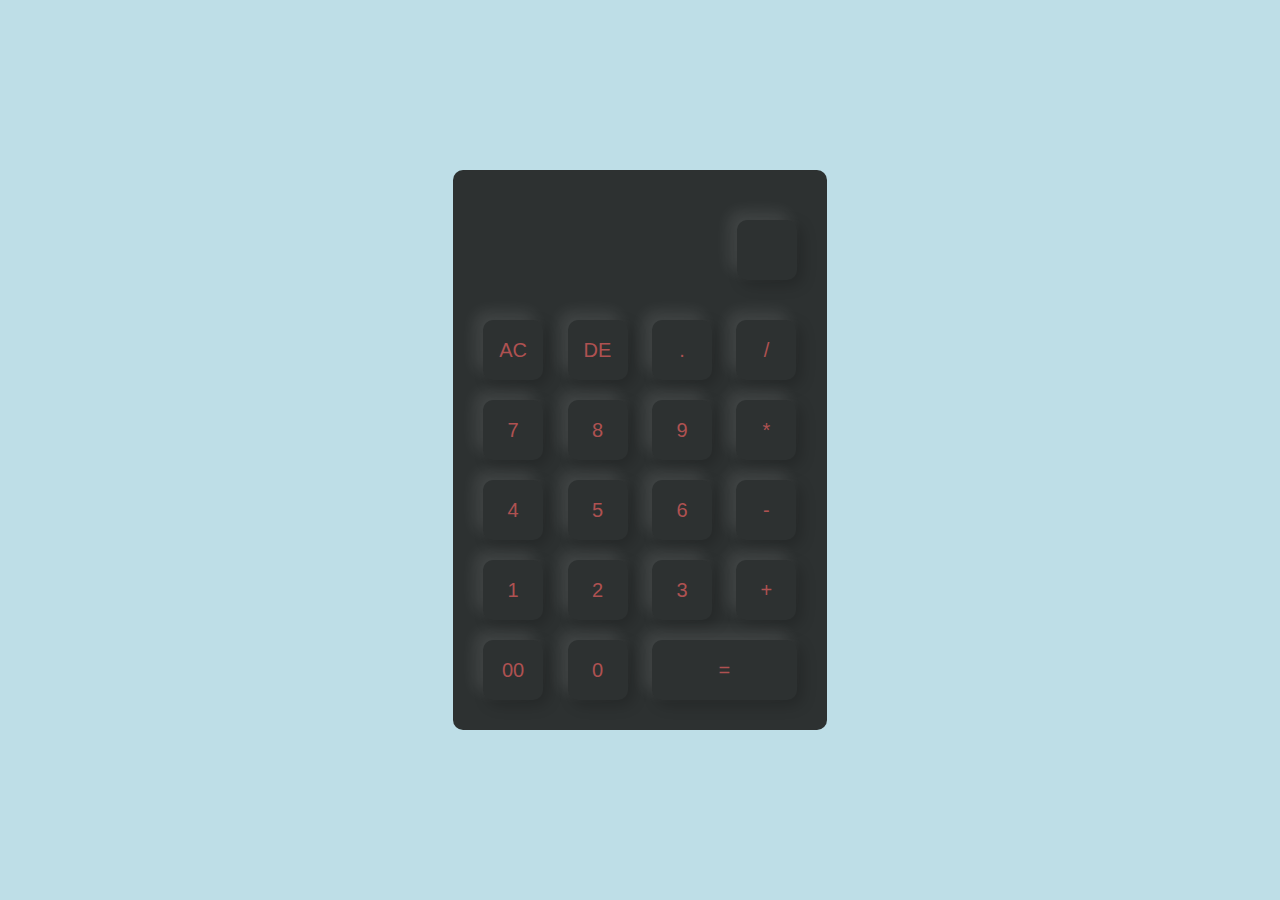
<file: Calculator/index.html>
<!DOCTYPE html>
<html lang="en">
<head>
  <meta charset="UTF-8">
  <meta name="viewport" content="width=device-width, initial-scale=1.0">
  <title>Calculator using Js</title>
  <link rel ="stylesheet" href ="style.css">
</head>
<body>
  <div class="container">
    <div class="calculator">
      <form>
        <div class="display">
          <input type= "text" name ="display"/>
        </div>
        <div>
          <input type="button" value ="AC" onclick="display.value='' " class="operator">
          <input type="button" value ="DE" onclick="display.value= display.value.toString().slice(0,-1)" class="operator">
          <input type="button" value ="." onclick="display.value='.'" class="operator">
          <input type="button" value ="/" onclick="display.value='/'" class="operator">
        </div>
        <div>
          <input type="button" value ="7" onclick="display.value += '7'">
          <input type="button" value ="8" onclick="display.value += '8'">
          <input type="button" value ="9" onclick="display.value  += '9'">
          <input type="button" value ="*" onclick="display.value  += '*'">
        </div>
        <div>
          <input type="button" value ="4" onclick="display.value  += '4'">
          <input type="button" value ="5" onclick="display.value += '5' ">
          <input type="button" value ="6" onclick="display.value += '6'">
          <input type="button" value ="-" onclick="display.value += '-'">
        </div>
        <div>
          <input type="button" value ="1" onclick="display.value  += '1'">
          <input type="button" value ="2" onclick="display.value  += '2'">
          <input type="button" value ="3" onclick="display.value  += '3'">
          <input type="button" value ="+" onclick="display.value  += '+'">
        </div>
        <div>
          <input type="button" value ="00" onclick="display.value  += '00'">
          <input type="button" value ="0" onclick="display.value  += '0'">
          <input type="button" value ="=" class =" equal" onclick="display.value = eval(display.value)" class="equaloperator">
          
        </div>
        
      </form>
    </div>

  </div>
  
</body>
</html>
</file>
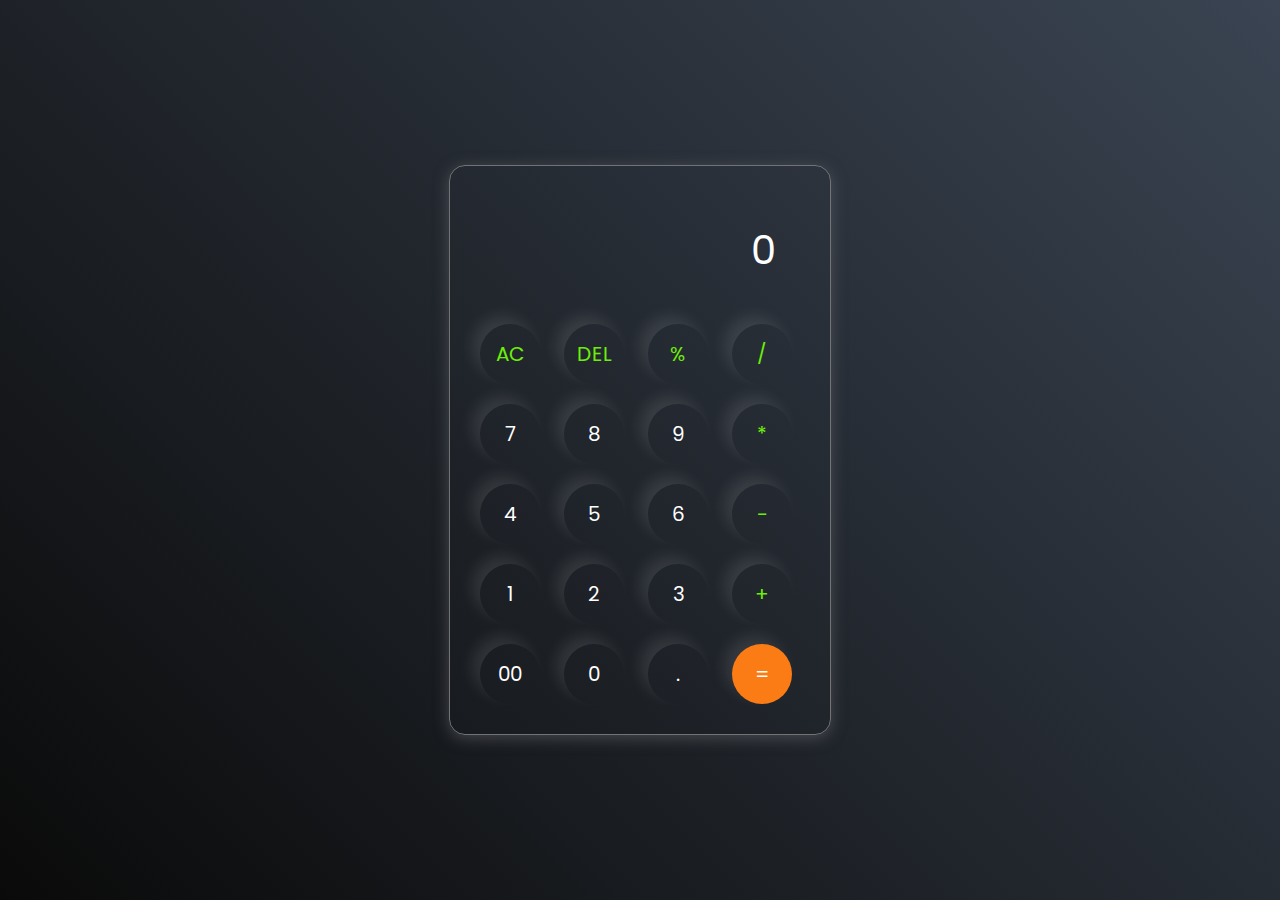
<file: calculator_/index.html>
<!DOCTYPE html>
<html lang="en">
  <head>
    <meta charset="UTF-8" />
    <meta http-equiv="X-UA-Compatible" content="IE=edge" />
    <meta name="viewport" content="width=device-width, initial-scale=1.0" />
    <link rel="stylesheet" href="style.css" />
    <title>Calculator </title>
  </head>
  <body>
    <div class="container">
      <div class="calculator">
        <input type="text" id="inputBox" placeholder="0" />
        <div>
          <button class="button operator">AC</button>
          <button class="button operator">DEL</button>
          <button class="button operator">%</button>
          <button class="button operator">/</button>
        </div>
        <div>
          <button class="button">7</button>
          <button class="button">8</button>
          <button class="button">9</button>
          <button class="button operator">*</button>
        </div>
        <div>
          <button class="button">4</button>
          <button class="button">5</button>
          <button class="button">6</button>
          <button class="button operator">-</button>
        </div>
        <div>
          <button class="button">1</button>
          <button class="button">2</button>
          <button class="button">3</button>
          <button class="button operator">+</button>
        </div>

        <div>
          <button class="button">00</button>
          <button class="button">0</button>
          <button class="button">.</button>
          <button class="button equalBtn">=</button>
        </div>
      </div>
    </div>

    <script src="script.js"></script>
  </body>
</html>
</file>
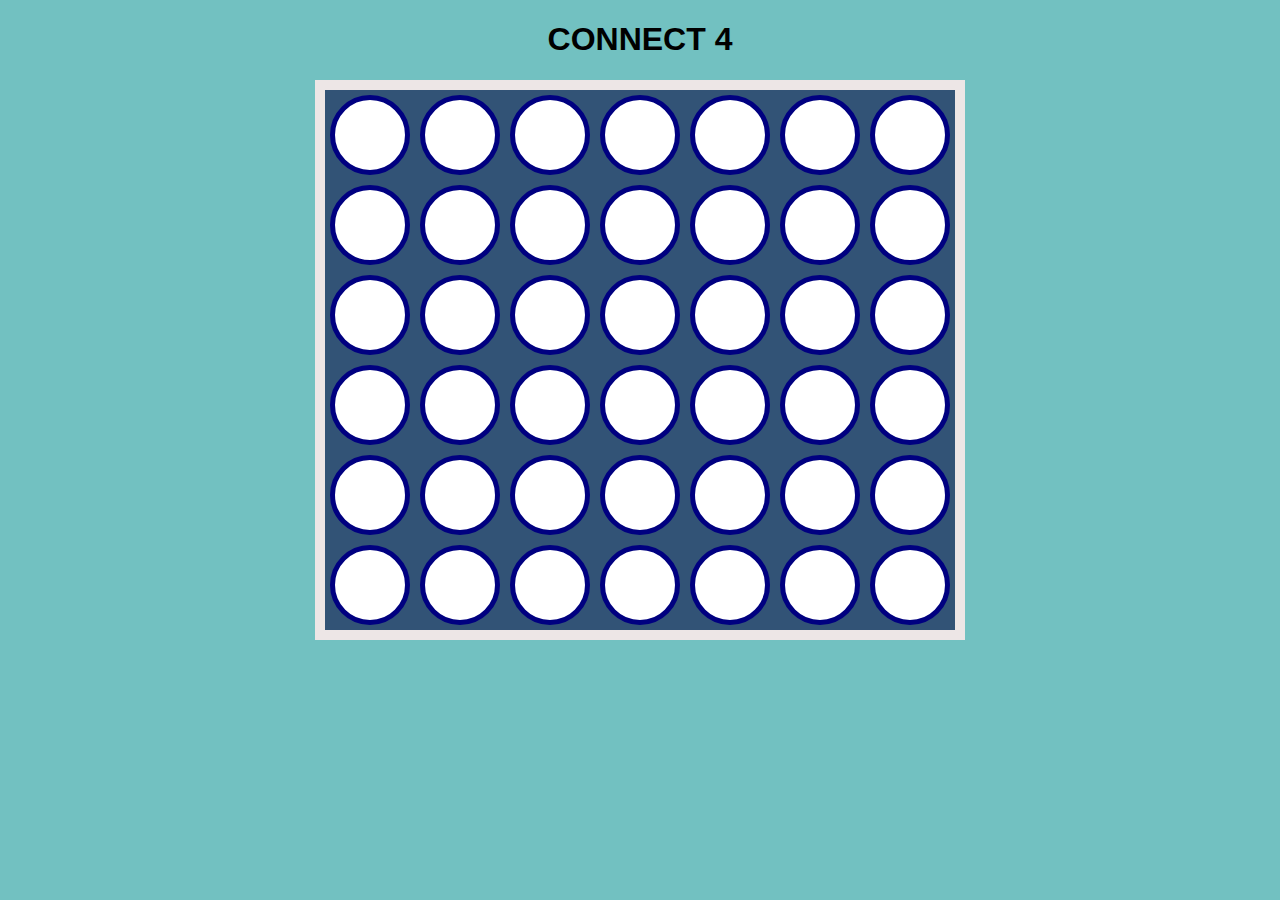
<file: Connect4-master/index.html>
<!DOCTYPE html>
<html lang="en">
<head>
    <meta charset="UTF-8">
    <meta http-equiv="X-UA-Compatible" content="IE=edge">
    <meta name="viewport" content="width=device-width, initial-scale=1.0, user-scalable=no">
    <title>CONNECT </title>
    <link rel="stylesheet" href="connect4.css">
    <script src="connect4.js"></script>
</head>
<body>
    <h1>CONNECT 4</h1>
    <h2 id="winner"></h2>
    <div id="board"></div>
</body>
</html>
</file>
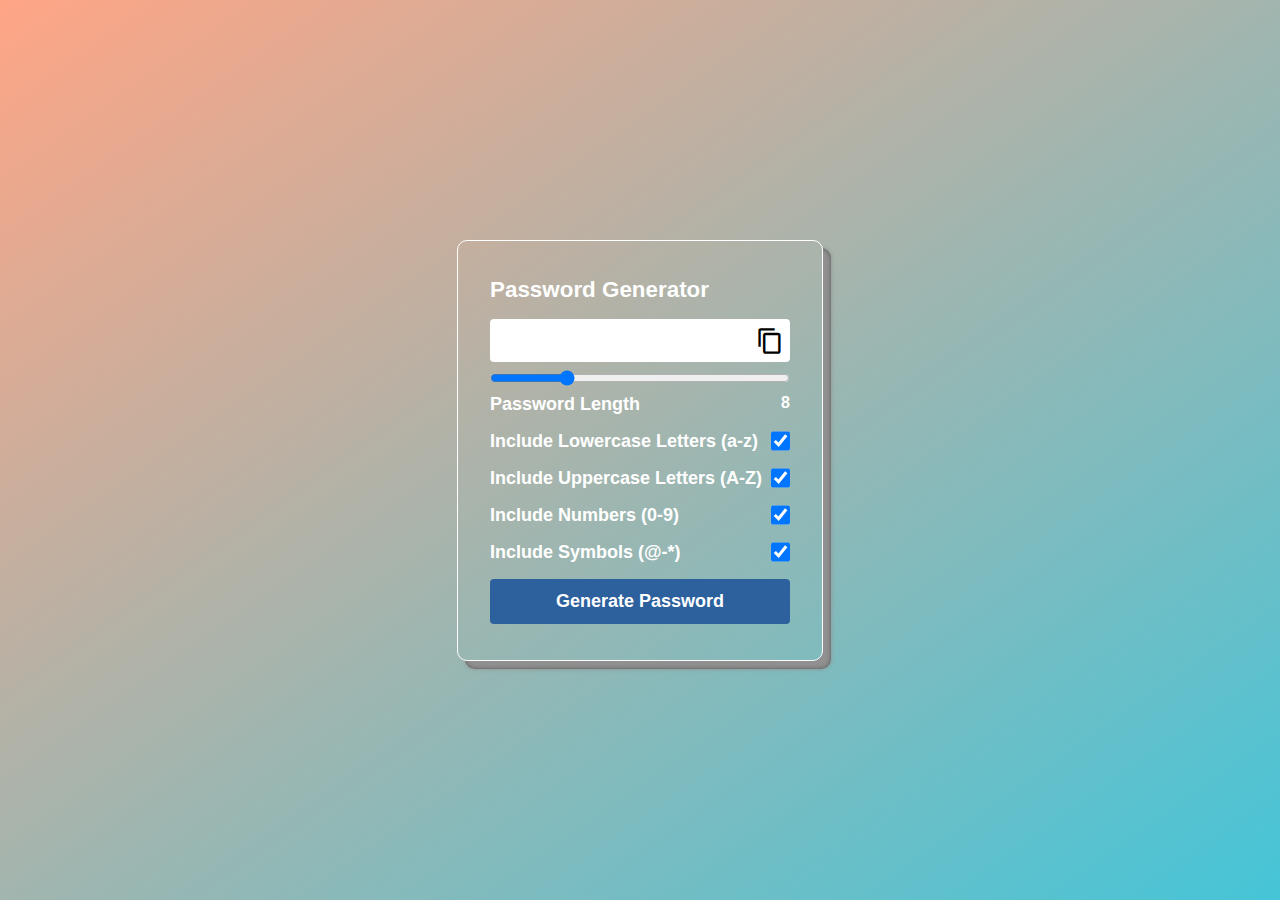
<file: Password Generator/index.html>
<!DOCTYPE html>
<html lang="en">
  <head>
    <meta charset="UTF-8" />
    <meta http-equiv="X-UA-Compatible" content="IE=edge" />
    <meta name="viewport" content="width=device-width, initial-scale=1.0" />
    <link rel="stylesheet" href="style.css" />
    <link
      href="https://fonts.googleapis.com/icon?family=Material+Icons"
      rel="stylesheet"
    />

    <title>Password Generator | JavaScript Project</title>
  </head>
  <body>
    <div class="container">
      <h1>Password Generator</h1>

      <div class="inputBox">
        <input type="text" class="passBox" id="passBox" disabled />
        <span class="material-icons" id="copyIcon">content_copy</span>
      </div>

      <input type="range" min="1" max="30" value="8" id="inputSlider" />

      <div class="row">
        <p>Password Length</p>
        <span id="sliderValue"></span>
      </div>

      <div class="row">
        <label for="lowercase">Include Lowercase Letters (a-z)</label>
        <input type="checkbox" name="lowercase" id="lowercase" checked/>
      </div>

      <div class="row">
        <label for="uppercase">Include Uppercase Letters (A-Z)</label>
        <input type="checkbox" name="uppercase" id="uppercase" checked/>
      </div>

      <div class="row">
        <label for="numbers">Include Numbers (0-9)</label>
        <input type="checkbox" name="numbers" id="numbers" checked/>
      </div>

      <div class="row">
        <label for="symbols">Include Symbols (@-*)</label>
        <input type="checkbox" name="symbols" id="symbols" checked/>
      </div>

      <button type="button" class="genBtn" id="genBtn">
        Generate Password
      </button>
    </div>

    <script src="script.js"></script>
  </body>
</html>
</file>
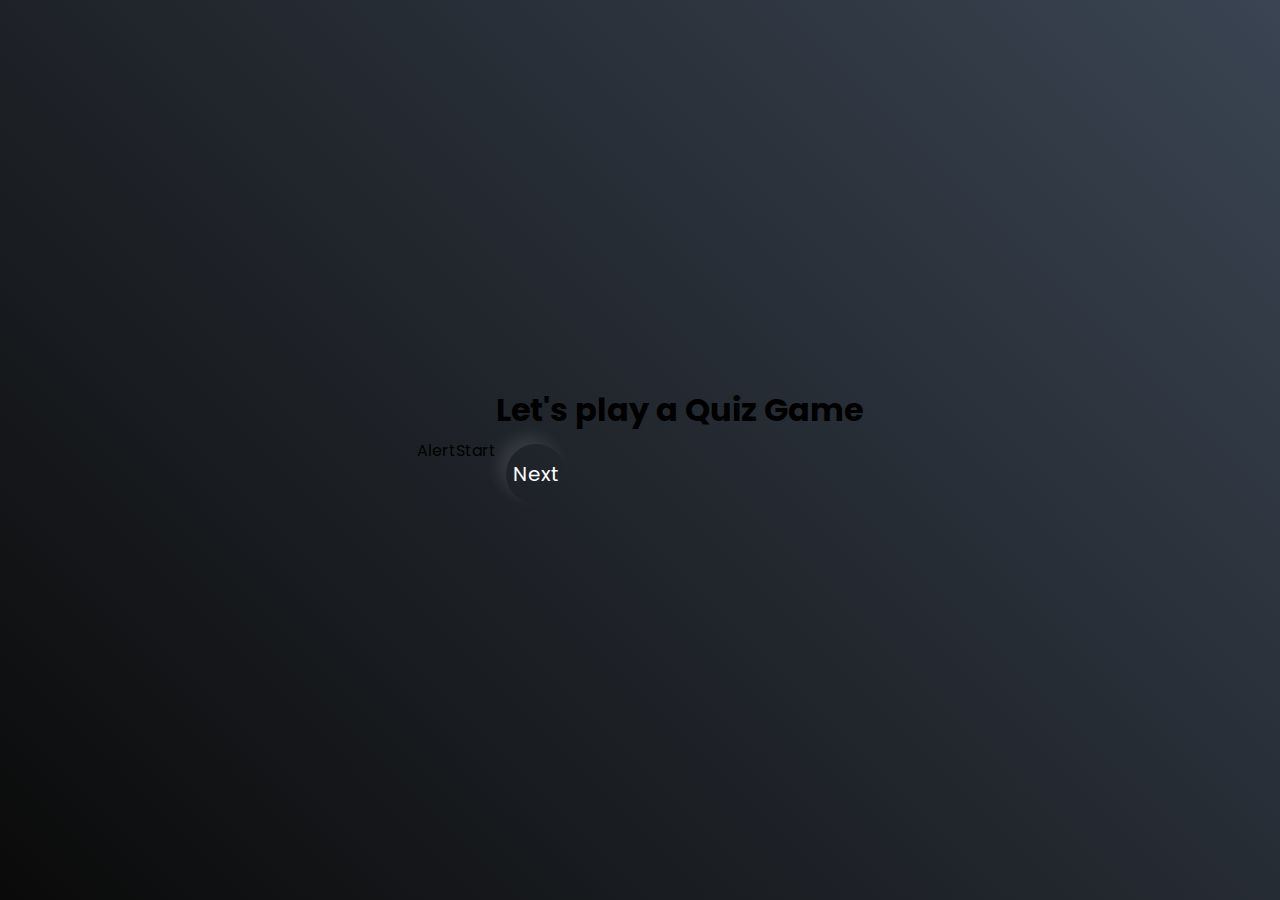
<file: Quiz/index.html>
<!DOCTYPE html>
<html lang="en">
<head>
    <meta charset="UTF-8">
    <meta http-equiv="X-UA-Compatible" content="IE=edge">
    <meta name="viewport" content="width=device-width, initial-scale=1.0">
    <link rel="stylesheet" href="style.css">
    <title>Quiz App using JavaScript</title>
</head>
<body>
    <div class="alert">Alert</div>
    <div class="btn startBtn">Start</div>
    <div class="container">
        <h1>Let's play a Quiz Game</h1>
        <div class="question"></div>
        <div class="choices"></div>
        <button class="btn nextBtn">Next</button>
        <div class="scoreCard"></div>
        <div class="timer"></div>
    </div>

    <script src="script.js"></script>
</body>
</html>
</file>
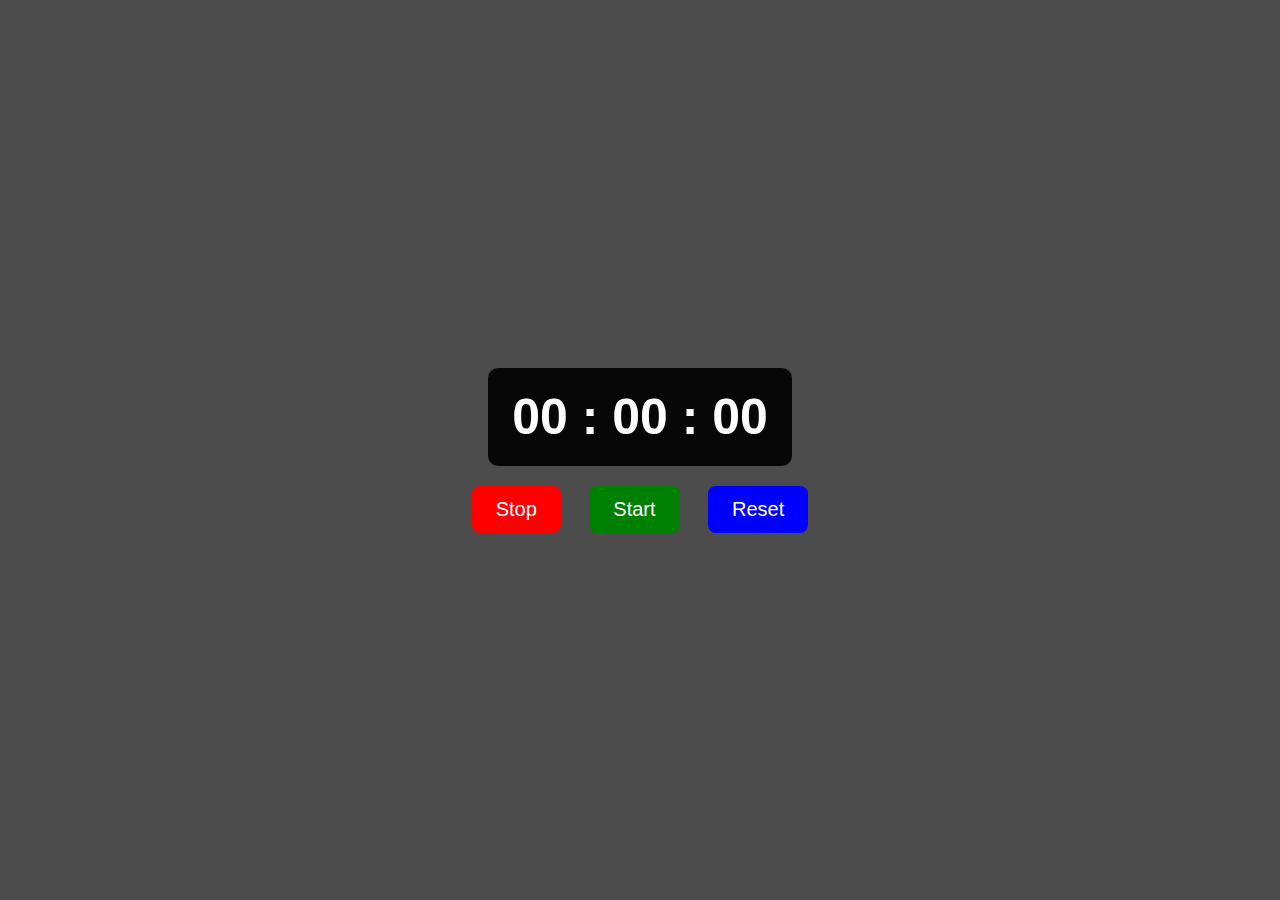
<file: Stopwatch/index.html>
<!DOCTYPE html>
<html lang="en">
<head>
    <meta charset="UTF-8">
    <meta http-equiv="X-UA-Compatible" content="IE=edge">
    <meta name="viewport" content="width=device-width, initial-scale=1.0">
    <link rel="stylesheet" href="style.css">
    <title>Stopwatch</title>
</head>
<body>
    <div class="stopwatch">
        <div class="timerDisplay">00 : 00 : 00</div>
    </div>

    <div class="buttons">
        <button id="stopBtn" class="btn" style="--clr:red;">Stop</button>

        <button id="startBtn" class="btn" style="--clr:green">Start</button>

        <button id="resetBtn" class="btn" style="--clr:blue">Reset</button>
    </div>

    <script src="script.js"></script>
</body>
</html>
</file>
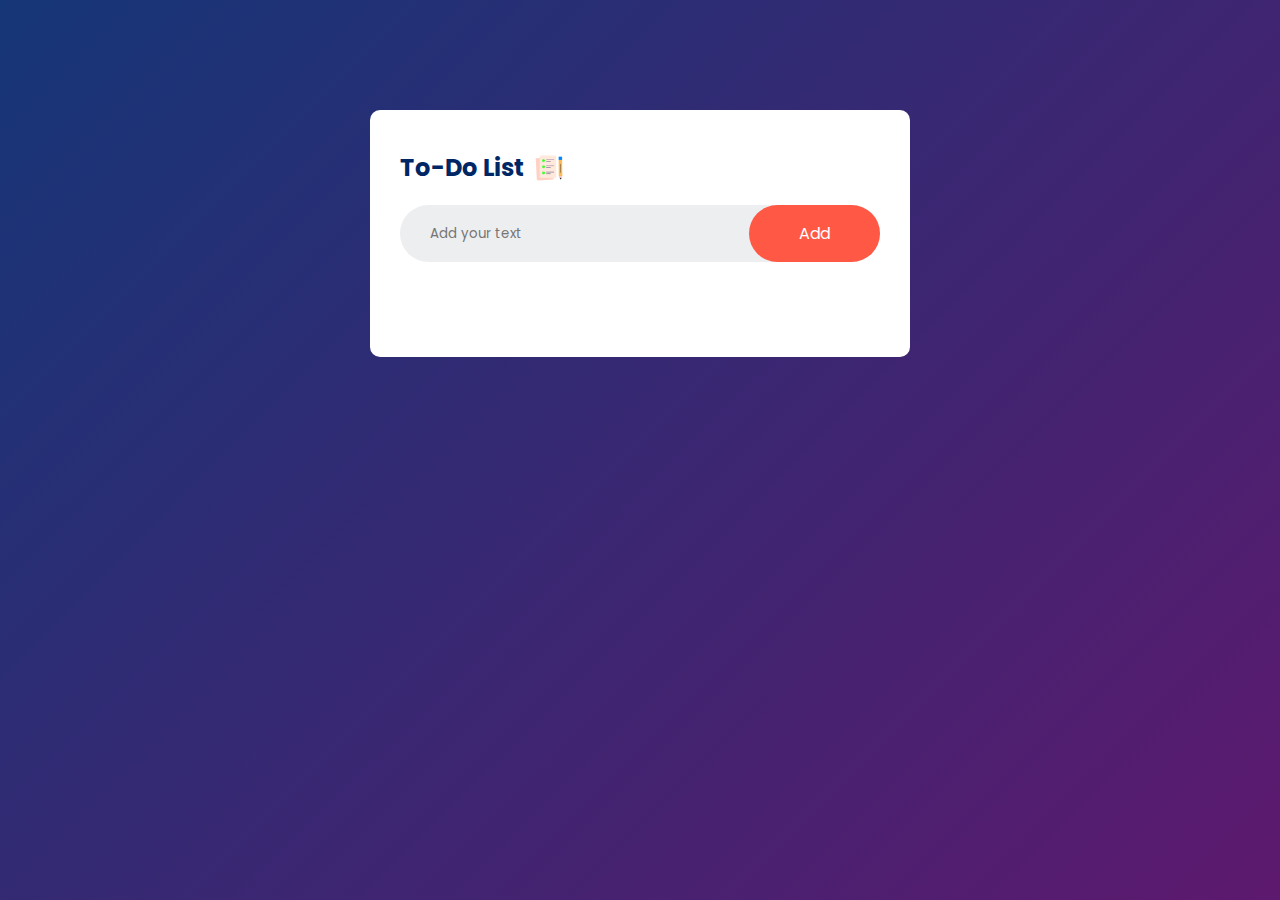
<file: Todo-app-2/index.html>
<!DOCTYPE html>
<html lang="en">
  <head>
    <meta charset="UTF-8" />
    <meta name="viewport" content="width=device-width, initial-scale=1.0" />
    <link rel="stylesheet" href="style.css" />
    <title>To-Do List</title>
  </head>
  <body>
    <div class="container">
      <div class="todo">
        <h2>To-Do List <img src="images/icon.png" alt="icon" /></h2>
        <div class="row">
          <input type="text" id="input-box" placeholder="Add your text" />
          <button onclick="addTask()">Add</button>
        </div>
        <ul id="list-container"></ul>
      </div>
    </div>
    <script src="script.js"></script>
  </body>
</html>
</file>
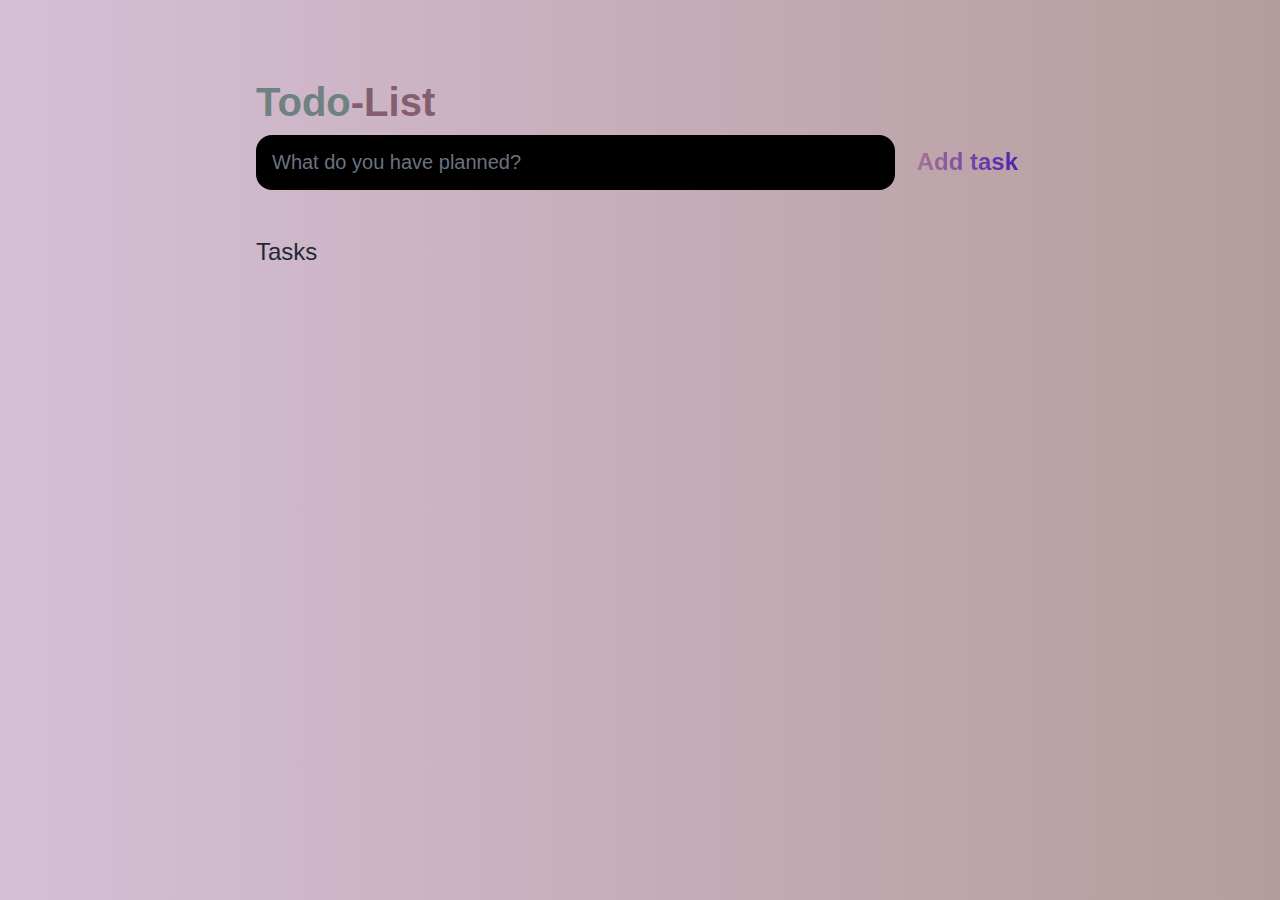
<file: Todo-app/index.html>
<!DOCTYPE html>
<html lang="en">
<head>
	<meta charset="UTF-8">
	<meta http-equiv="X-UA-Compatible" content="IE=edge">
	<meta name="viewport" content="width=device-width, initial-scale=1.0">
	<title>TodoList</title>
   

	<link rel="stylesheet" href="main.css" />
</head>
<body><div class="rock">
	
	<header>
       
		<h1><span>Todo</span>-List</h1>
        
		<form id="new-task-form">
			<input 
				type="text" 
				name="new-task-input" 
				id="new-task-input" 
				placeholder="What do you have planned?" />
			<input 
				type="submit"
				id="new-task-submit" 
				value="Add task" />
		</form>
	</header>
	<main>
		<section class="task-list">
			<h2>Tasks</h2>

			<div id="tasks">

				<!-- <div class="task">
					<div class="content">
						<input 
							type="text" 
							class="text" 
							value="A new task"
							readonly>
					</div>
					<div class="actions">
						<button class="edit">Edit</button>
						<button class="delete">Delete</button>
					</div>
				</div> -->

			</div>
		</section>
	</main>
</div>
	<script src="main.js"></script>
</body>
</html>
</file>
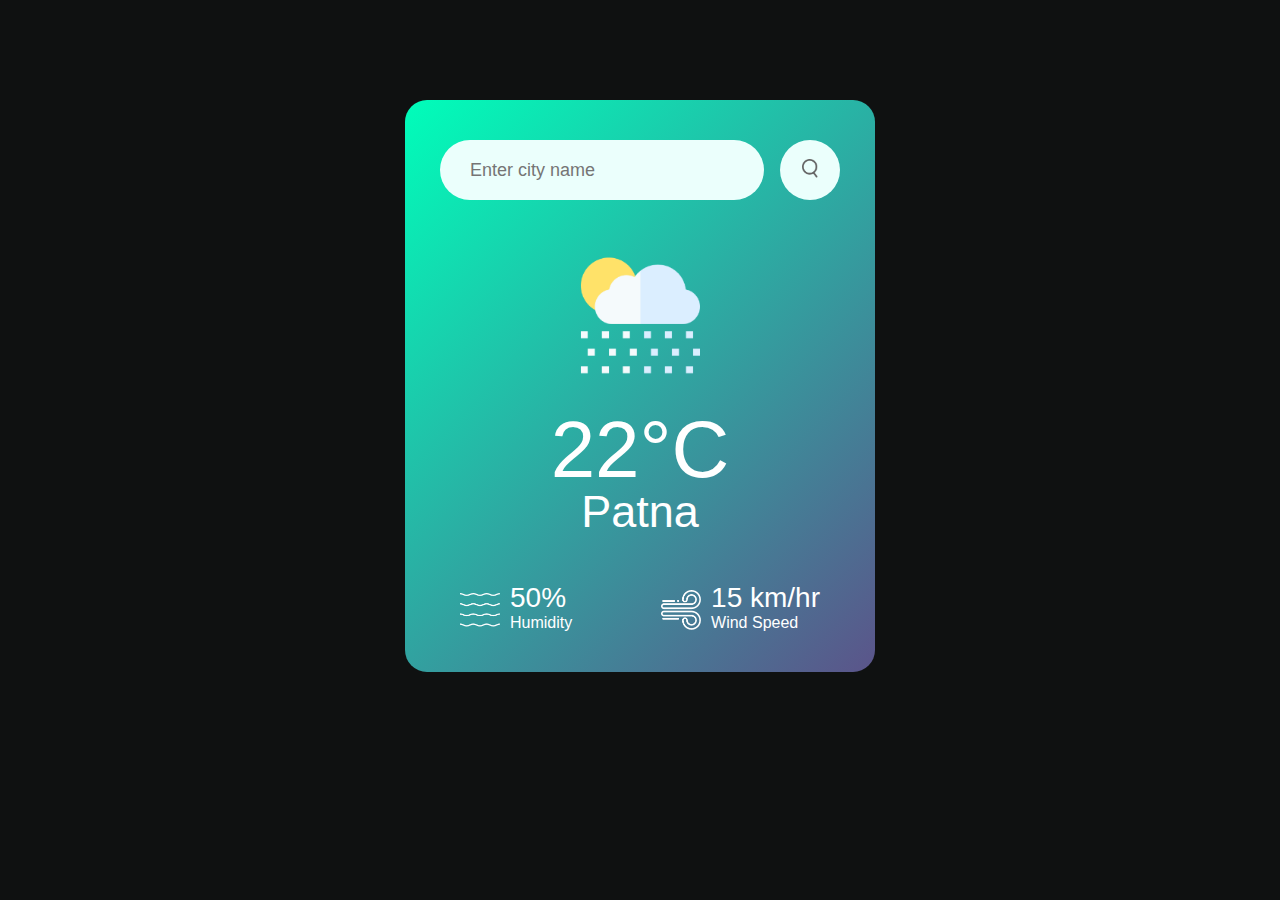
<file: weather-app/code.html>
<!DOCTYPE html>
<html lang="en">
<head>
    <meta charset="UTF-8">
    <meta name="viewport" content="width=device-width, initial-scale=1.0">
    <title>Document</title>
    <link rel ="stylesheet" href = "style.css"
</head>
<body>
    <div class ="card">
        <div class ="search">
            <input type="text" placeholder="Enter city name"
            spellcheck="false">
            <button><img src ="images/search.png">
            </button>
        </div>
        <div class="error">
            <p>Invalid City Name</p>
        </div>
        <div class="weather">
            <img src = "images/rain.png" class="weather-icon">
            <h1 class="temp">22°C</h1>
            <h2 class="city">Patna</h2>
            <div class ="details">
                <div class ="col">
                    <img src="images/humidity.png" >
                    <div>
                        <p class="humidity">50%</p>
                        <p>Humidity</p>
                    </div>
                </div>
                <div class ="col">
                    <img src="images/wind.png" >
                    <div>
                        <p class="wind">15 km/hr</p>
                        <p>Wind Speed</p>
                    </div>
                </div>
            </div>
        </div>
    </div>
    <script>
        const apiKey="80898b88bd4065fe1eae2b50a230b085";
        const apiUrl= "https://api.openweathermap.org/data/2.5/weather?units=metric&q=";
        const searchBox = document.querySelector(".search input");
        const searchBtn = document.querySelector(".search button");
        const weatherIcon = document.querySelector(".weather-icon");

        async function checkweather(city){
            const response = await fetch(apiUrl+ city + `&appid=${apiKey}`);
            if(response.status==404){
                document.querySelector(".error").style.display= "block";
                document.querySelector(".weather").style.display= "none";
            }
            else{
            var data= await response.json();
            console.log(data);
           
            
            
            document.querySelector(".city").innerHTML=data.name;
            document.querySelector(".temp").innerHTML=Math.data.main.temp+"°C";
            document.querySelector(".humidity").innerHTML=data.main.humidity+"%";
            document.querySelector(".wind").innerHTML=data.wind.speed+"km/hr";
            if(data.weather[0].main=="Clouds"){
                weathercon.src = "images/cloud.png";
            }
            else if (data.weather[0].main =="Clear"){
                weatherIcon.src ="images/clear.png";
            }
            else if (data.weather[0].main =="Rain"){
                weatherIcon.src ="images/rain.png";
            }
            else if (data.weather[0].main =="Drizzle"){
                weatherIcon.src ="images/drizzle.png";
            } 
            else if (data.weather[0].main =="Mist"){
                weatherIcon.src ="images/mist.png";
            }
            
            
            document.querySelector(".error").style.display="none";


        }
    }
        searchBtn.addEventListener("click",()=>{
            checkweather(searchBox.value);
        })

        checkweather();
    </script>
    
</body>
</html>
</file>
<file: Calculator/style.css>
*{
  margin: 0;
  padding: 0;
  font-family: 'Poppins' , sans-serif;
  box-sizing: border-box;
}
.container{
  width: 100%;
  height: 100vh;
  background: #bedee7;
  display: flex;
  align-items: center;
  justify-content: center;
}
.calculator{
  background: #2d3131;
  padding: 20px;
  border-radius:10px;
}
.calculator form input{
  border: 0;
  outline: 0;
  width: 60px;
  height: 60px;
  border-radius: 10px;
  box-shadow: -8px -8px 15px rgba(255,255,255,0.1), 5px 5px 15px rgba(0,0,0,0.2);
  background: transparent;
  font-size: 20px;
  color: #af5151;
  cursor:pointer ;
  margin: 10px;
}
.display{
  display: flex;
  justify-content: flex-end;
  
  margin: 20px 0;
}
form.display input{
  text-align: right;
  flex: 1;
  font-size: 45px;
  box-shadow: none;
}
form input.equal{
  width : 145px;
}
form input.operator{
  color: #af5151;
}
</file>
<file: calculator_/style.css>
@import url('https://fonts.googleapis.com/css2?family=Poppins:wght@500&display=swap');

*{
    margin: 0;
    padding: 0;
    box-sizing: border-box;
    font-family: 'Poppins', sans-serif;
}

body{
    width: 100%;
    height: 100vh;
    display: flex;
    justify-content: center;
    align-items: center;
    background: linear-gradient(45deg, #0a0a0a, #3a4452);
}

.calculator{
    border: 1px solid #717377;
    padding: 20px;
    border-radius: 16px;
    background: transparent;
    box-shadow: 0px 3px 15px rgba(113, 115, 119, 0.5);

}

input{
    width: 320px;
    border: none;
    padding: 24px;
    margin: 10px;
    background: transparent;
    box-shadow: 0px 3px 15px rgbs(84, 84, 84, 0.1);
    font-size: 40px;
    text-align: right;
    cursor: pointer;
    color: #ffffff;
}

input::placeholder{
    color: #ffffff;
}

button{
    border: none;
    width: 60px;
    height: 60px;
    margin: 10px;
    border-radius: 50%;
    background: transparent;
    color: #ffffff;
    font-size: 20px;
    box-shadow: -8px -8px 15px rgba(255, 255, 255, 0.1);
    cursor: pointer;
}

.equalBtn{
    background-color: #fb7c14;
}

.operator{
    color: #6dee0a;
}
</file>
<file: Connect4-master/connect4.css>
body {
    font-family: Arial, Helvetica, sans-serif;
    text-align: center;
    background-color: rgb(114, 193, 193);

}

#board {
    height: 540px;
    width: 630px;
    background-color: rgb(50, 83, 118);
    border: 10px solid rgb(237, 230, 230);
    
    margin: 0 auto;
    display: flex;
    flex-wrap: wrap;
}

.tile {
    height: 70px;
    width: 70px;
    margin: 5px;

    /* Circle */
    background-color: white;
    border-radius: 50%;
    border: 5px solid navy;
}

.red-piece {
    background-color: red;
}

.yellow-piece {
    background-color: yellow;
}
</file>
<file: Password Generator/style.css>
*{
  margin: 0;
  padding: 0;
  box-sizing: border-box;
  font-family: sans-serif;
}

body{
  max-width: 100vw;
  min-height: 100vh;
  display: flex;
  justify-content: center;
  align-items: center;
  background: linear-gradient(to right bottom, #ffa585, #45c5d8);
  color: #fff;
  font-weight: 600;
}

.container{
  border: 0.5px solid #fff;
  border-radius: 10px;
  padding: 28px 32px;
  display: flex;
  flex-direction: column;
  background: transparent;
  box-shadow: 8px 8px 4px #909090, 8px 8px 0px #575757;
}

.container h1{
  font-size: 1.4rem;
  margin-block: 8px;
}
.inputBox{
  position: relative;
}

.inputBox span{
  position: absolute;
  top: 16px;
  right: 6px;
  color: #000;
  font-size: 28px;
  cursor: pointer;
  z-index: 2;
}
.passBox{
  background-color: #fff;
  border: none;
  outline: none;
  padding: 10px;
  width: 300px;
  border-radius: 4px;
  font-size: 20px;
  margin-block: 8px;
  text-overflow: ellipsis;
}

.row{
  display: flex;
  margin-block: 8px;
}

.row p, .row label{
  flex-basis: 100%;
  font-size: 18px;
}

.row input[type="checkbox"]{
  width: 20px;
  height: 20px;
}

.genBtn{
  border: none;
  outline: none;
  background-color: #2c619e;
  padding: 12px 24px;
  color: #fff;
  font-size: 18px;
  margin-block: 8px;
  font-weight: 700;
  cursor: pointer;
  border-radius: 4px;
}

.genBtn:hover{
  background-color: #0066ff;
}
</file>
<file: Quiz/style.css>
@import url('https://fonts.googleapis.com/css2?family=Poppins:wght@500&display=swap');

*{
    margin: 0;
    padding: 0;
    box-sizing: border-box;
    font-family: 'Poppins', sans-serif;
}

body{
    width: 100%;
    height: 100vh;
    display: flex;
    justify-content: center;
    align-items: center;
    background: linear-gradient(45deg, #0a0a0a, #3a4452);
}

.calculator{
    border: 1px solid #717377;
    padding: 20px;
    border-radius: 16px;
    background: transparent;
    box-shadow: 0px 3px 15px rgba(113, 115, 119, 0.5);

}

input{
    width: 320px;
    border: none;
    padding: 24px;
    margin: 10px;
    background: transparent;
    box-shadow: 0px 3px 15px rgbs(84, 84, 84, 0.1);
    font-size: 40px;
    text-align: right;
    cursor: pointer;
    color: #ffffff;
}

input::placeholder{
    color: #ffffff;
}

button{
    border: none;
    width: 60px;
    height: 60px;
    margin: 10px;
    border-radius: 50%;
    background: transparent;
    color: #ffffff;
    font-size: 20px;
    box-shadow: -8px -8px 15px rgba(255, 255, 255, 0.1);
    cursor: pointer;
}

.equalBtn{
    background-color: #fb7c14;
}

.operator{
    color: #6dee0a;
}
</file>
<file: Stopwatch/style.css>
*{
  margin: 0;
  padding: 0;
  box-sizing: border-box;
  font-family: Verdana, Geneva, Tahoma, sans-serif;
}

body{
  background-color: rgba(0, 0, 0, 0.7);
  color: #ffffff;
  display: flex;
  justify-content: center;
  align-items: center;
  min-height: 100vh;
  flex-direction: column;
}

.stopwatch{
  background-color: rgba(0, 0, 0, 0.9);
  padding: 20px 24px;
  border-radius: 10px;
}

.timerDisplay{
  font-size: 50px;
  font-weight: 600;
}

.buttons{
  margin-top: 20px;
}

.btn{
  font-size: 20px;
  background: none;
  border: none;
  color: #fff;
  background-color: var(--clr);
  padding: 12px 24px;
  margin-inline: 12px;
  border-radius: 8px;
  cursor: pointer;
}
</file>
<file: Todo-app-2/style.css>
@import url("https://fonts.googleapis.com/css2?family=Poppins:wght@400;500;600;700;800&display=swap");

* {
  margin: 0;
  padding: 0;
  font-family: "Poppins", sans-serif;
  box-sizing: border-box;
}
.container {
/*   since the to do list box overflow items when more items are added this code will remove the overflowing issue */
  overflow: auto;
  width: 100%;
  min-height: 100vh;
  background: linear-gradient(135deg, #153677, #5d196e);
  padding: 10px;
}
.todo {
  width: 100%;
  background: white;
  max-width: 540px;
  margin: 100px auto 20px;
  padding: 40px 30px 70px;
  border-radius: 10px;
}
.todo h2 {
  color: #002765;
  display: flex;
  align-items: center;
  margin-bottom: 20px;
}
.todo h2 img {
  width: 30px;
  margin-left: 10px;
}
.row {
  display: flex;
  align-items: center;
  justify-content: space-between;
  background: #edeef0;
  border-radius: 30px;
  padding-left: 20px;
  margin-bottom: 25px;
}
.row input {
  flex: 1;
  border: none;
  outline: none;
  background: transparent;
  padding: 10px;
  font-weight: 14px;
}
.row button {
  border: none;
  outline: none;
  padding: 16px 50px;
  background: #ff5945;
  color: white;
  font-size: 16px;
  cursor: pointer;
  border-radius: 40px;
}
ul li {
  list-style: none;
  font-size: 17px;
  padding: 12px 8px 12px 50px;
  
  cursor: pointer;
  position: relative;
}
ul li::before {
  content: "";
  position: absolute;
  height: 28px;
  width: 28px;
  border-radius: 50%;
  background-image: url(images/unchecked.png);
  background-size: cover;
  background-position: center;
  top: 12px;
  left: 8px;
}
ul li.checked {
  color: #555;
  text-decoration: line-through;
}
ul li.checked::before {
  background-image: url(images/checked.png);
}
ul li span {
  position: absolute;
  right: 0;
  top: 5px;
  width: 40px;
  height: 40px;
  font-size: 22px;
  color: #555;
  line-height: 40px;
  text-align: center;
  border-radius: 50%;
}
ul li span:hover {
  background: #edeef0;
}

/*code added to make the complete website responsive to different screen sizes  */
@media screen and (max-width: 768px) {
  .todo {
    margin: 50px auto 20px;
    padding: 30px;
  }
  .row {
    padding-left: 10px;
    margin-bottom: 20px;
  }
  .row input {
    padding: 8px;
  }
  .row button {
    padding: 12px 30px;
    font-size: 14px;
  }
  ul li {
    font-size: 16px;
  }
}
</file>
<file: Todo-app/main.css>
:root {
	--dark: #374151;
	--darker: #1F2937;
	--darkest: #111827;
	--grey: #6B7280;
	--pink: #a97991;
	--purple: #491ab8;
	--light: #EEE;
}

* {
	margin: 0;
	box-sizing: border-box;
	font-family: "Fira sans", sans-serif;
}


body {
	display: flex;
	flex-direction: column;
	min-height: 100vh;
	color: #FFF;
  background-color: #a2b6a0;
  background-image: linear-gradient(to right, #d6bfd6, #b59c9c );
}

header {
	padding: 2rem 1rem;
	max-width: 800px;
	width: 100%;
	margin: 0 auto;
}

header h1{ 
	font-size: 2.5rem;
	font-weight: 550;
	color:rgb(132, 93, 110);
	margin-bottom: 0.6rem;
    margin-top: 3rem;
}

header h1 span{
    color: rgb(111, 129, 129);
}

#new-task-form {
	display: flex;;
}

input, button {
	appearance: none;
	border: none;
	outline: none;
	background: none;
}

#new-task-input {
	flex: 1 1 0%;
	background-color: #000000;
	padding: 1rem;
	border-radius: 1rem;
	margin-right: 1rem;
	color: var(--light);
	font-size: 1.25rem;
}

#new-task-input::placeholder {
	color: var(--grey);
}

#new-task-submit {
	color: var(--pink);
	font-size: 1.5rem;
	font-weight: 700;
	background-image: linear-gradient(to right, var(--pink), var(--purple));
	-webkit-background-clip: text;
	-webkit-text-fill-color: transparent;
	cursor: pointer;
	transition: 0.4s;
}

#new-task-submit:hover {
	opacity: 0.8;
}

#new-task-submit:active {
	opacity: 0.6;
}

main {
	flex: 1 1 0%;
	max-width: 800px;
	width: 100%;
	margin: 0 auto;
}

.task-list {
	padding: 1rem;
}

.task-list h2 {
	font-size: 1.5rem;
	font-weight: 400;
	color: var(--darker);
	margin-bottom: 1rem;
}

#tasks .task {
	display: flex;
	justify-content: space-between;
	background-color: var(--darkest);
	padding: 1rem;
	border-radius: 1rem;
	margin-bottom: 1rem;
}

.task .content {
	flex: 1 1 0%;
}

.task .content .text {
	color: var(--light);
	font-size: 1.125rem;
	width: 100%;
	display: block;
	transition: 0.4s;
}

.task .content .text:not(:read-only) {
	color: var(--pink);
}

.task .actions {
	display: flex;
	margin: 0 -0.5rem;
}

.task .actions button {
	cursor: pointer;
	margin: 0 0.5rem;
	font-size: 1.125rem;
	font-weight: 700;
	text-transform: uppercase;
	transition: 0.4s;
}

.task .actions button:hover {
	opacity: 0.8;
}

.task .actions button:active {
	opacity: 0.6;
}

.task .actions .edit {
	background-image: linear-gradient(to right, var(--pink), var(--purple));
	-webkit-background-clip: text;
	-webkit-text-fill-color: transparent;
}

.task .actions .delete {
	color: crimson;
}


@media(max-width:998px){
    html{
        font-size: 85%;
    }
}

@media(max-width:768px){
    html{
        font-size: 75%;
    }
}
</file>
<file: weather-app/style.css>
*{
    margin :0;
    padding : 0;
    font-family: 'Poppins', sans-serif;
    box-sizing: border-box;
}
body{
    background: #0f1111;
}
.card{
    width: 100%;
    max-width: 470px;
    background: linear-gradient(135deg,#00feba,#5b548a);
    color:#fff;
    margin: 100px auto 0;
    border-radius: 22px;
    padding: 40px 35px;
    text-align: center; 
}
.search{
    width : 100%;
    display : flex;
    align-items: center ;
    justify-content: space-between;

}
.search input{
    border: 0;
    outline: 0;
    background: #ebfffc;
    color: #555;
    padding: 10px 30px;
    height: 60px;
    border-radius: 30px;
    flex: 1;
    margin-right: 16px;
    font-size: 18px;
}
.search button{
    border: 0;
    outline: 0;
    background: #ebfffc;
    border-radius: 60%;
    width: 60px;
    height: 60px;
    cursor: pointer;
}
.search button img{
    width: 16px;
}
.weather-icon{
    width : 170px;
    margin-top: 30px;
}
.weather h1{
    font-size: 80px;
    font-weight :400; 
}
.weather h2{
    font-size: 45px;
    font-weight :400;
    margin-top: -10px; 
}
.details{
    display: flex;
    align-items: center;
    justify-content: space-between;
    padding: 0 20px;
    margin-top: 50px;
}
.col{
    display: flex;
    align-items: center;
    text-align: left;
}
.col img{
    width: 40px;
    margin-right: 10px;;
}
.humidity,.wind{
    font-size: 28px;
    margin-top: -6px;
}

.error{
    text-align: left;
    margin-left: 10px;
    margin-top: 10px;
    font-size: 14px;
    display: none;
}
</file>
